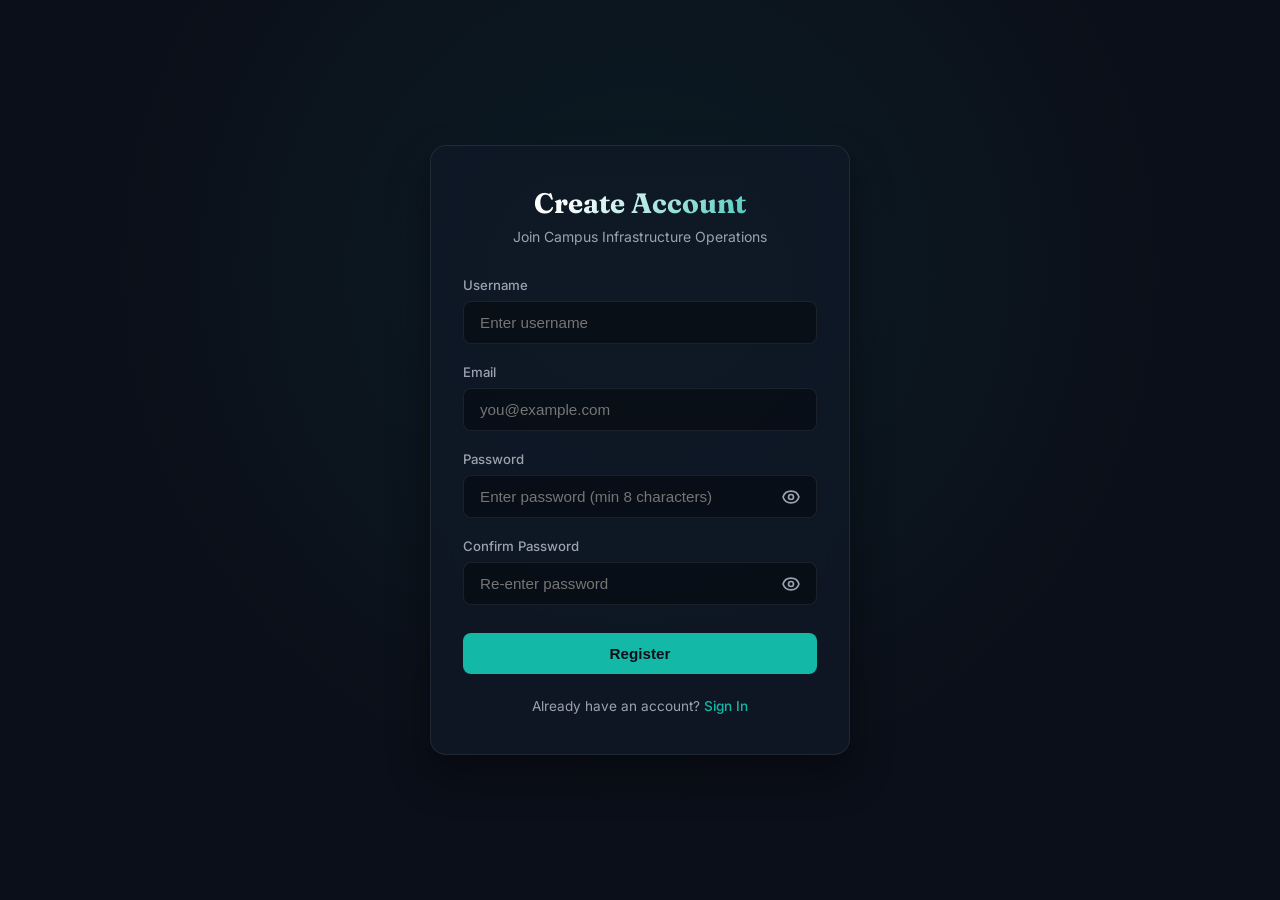
<file: frontend/register.html>
<!DOCTYPE html>
<html lang="en">
<head>
  <meta charset="UTF-8">
  <meta name="viewport" content="width=device-width, initial-scale=1.0">
  <title>Create Account — Campus Operations</title>
  <link rel="preconnect" href="https://fonts.googleapis.com">
  <link rel="preconnect" href="https://fonts.gstatic.com" crossorigin>
  <link href="https://fonts.googleapis.com/css2?family=Fraunces:opsz,wght@9..144,600;700&family=IBM+Plex+Mono:wght@400;600&family=Inter:wght@400;500;600;700&display=swap" rel="stylesheet">
  <style>
    :root {
      --bg: #0b0f19;
      --card-bg: rgba(17, 24, 39, 0.75);
      --border: rgba(255, 255, 255, 0.08);
      --border-glow: rgba(20, 184, 166, 0.3);
      --text-main: #f3f4f6;
      --text-muted: #9ca3af;
      --teal: #14b8a6;
      --teal-glow: rgba(20, 184, 166, 0.2);
      --danger: #fca5a5;
    }
    * { box-sizing: border-box; margin: 0; padding: 0; }
    body {
      background-color: var(--bg);
      color: var(--text-main);
      font-family: 'Inter', sans-serif;
      min-height: 100vh;
      display: flex;
      align-items: center;
      justify-content: center;
      padding: 1.5rem;
      background-image: radial-gradient(circle at 50% 30%, rgba(20, 184, 166, 0.08) 0%, transparent 60%);
    }
    .auth-card {
      background: var(--card-bg);
      border: 1px solid var(--border);
      border-radius: 16px;
      width: 100%;
      max-width: 420px;
      padding: 2.5rem 2rem;
      backdrop-filter: blur(12px);
      box-shadow: 0 20px 40px rgba(0,0,0,0.4);
    }
    .brand-title {
      font-family: 'Fraunces', serif;
      font-size: 1.75rem;
      font-weight: 700;
      text-align: center;
      margin-bottom: 0.5rem;
      background: linear-gradient(135deg, #fff 30%, var(--teal));
      -webkit-background-clip: text;
      -webkit-text-fill-color: transparent;
    }
    .subtitle {
      text-align: center;
      color: var(--text-muted);
      font-size: 0.875rem;
      margin-bottom: 2rem;
    }
    .form-group { margin-bottom: 1.25rem; }
    .form-group label {
      display: block;
      color: var(--text-muted);
      font-size: 0.825rem;
      font-weight: 500;
      margin-bottom: 0.5rem;
    }
    .input-wrapper { position: relative; display: flex; align-items: center; }
    .input-field {
      width: 100%;
      background: rgba(0, 0, 0, 0.35);
      border: 1px solid var(--border);
      color: #fff;
      padding: 0.75rem 2.5rem 0.75rem 1rem;
      border-radius: 8px;
      font-size: 0.95rem;
      outline: none;
      transition: all 0.2s;
    }
    .input-field:focus {
      border-color: var(--teal);
      box-shadow: 0 0 0 3px var(--teal-glow);
    }
    .input-field.invalid { border-color: var(--danger); }
    .field-hint {
      font-size: 0.75rem;
      color: var(--danger);
      margin-top: 0.35rem;
      display: none;
    }
    .toggle-pw {
      position: absolute;
      right: 0.75rem;
      background: none;
      border: none;
      color: var(--text-muted);
      cursor: pointer;
      padding: 0.25rem;
      display: flex;
      align-items: center;
      justify-content: center;
      transition: color 0.2s;
    }
    .toggle-pw:hover { color: #fff; }
    .toggle-pw svg { width: 20px; height: 20px; }
    .btn-submit {
      width: 100%;
      background: var(--teal);
      color: #0b0f19;
      font-weight: 600;
      padding: 0.75rem;
      border-radius: 8px;
      border: none;
      cursor: pointer;
      font-size: 0.95rem;
      margin-top: 0.5rem;
      transition: all 0.2s;
    }
    .btn-submit:hover {
      filter: brightness(1.1);
      box-shadow: 0 0 15px var(--teal-glow);
    }
    .auth-footer {
      text-align: center;
      margin-top: 1.5rem;
      font-size: 0.85rem;
      color: var(--text-muted);
    }
    .auth-footer a { color: var(--teal); text-decoration: none; font-weight: 500; }
    .auth-footer a:hover { text-decoration: underline; }
    #error-msg {
      background: rgba(239, 68, 68, 0.15);
      border: 1px solid rgba(239, 68, 68, 0.3);
      color: #fca5a5;
      padding: 0.6rem;
      border-radius: 6px;
      font-size: 0.825rem;
      margin-bottom: 1rem;
      display: none;
    }
  </style>
</head>
<body>

  <div class="auth-card">
    <h1 class="brand-title">Create Account</h1>
    <p class="subtitle">Join Campus Infrastructure Operations</p>

    <div id="error-msg"></div>

    <form id="register-form" onsubmit="handleRegister(event)" novalidate>
      <div class="form-group">
        <label for="username">Username</label>
        <input type="text" id="username" class="input-field" placeholder="Enter username" required style="padding-right:1rem;" oninput="validateUsername()">
        <div class="field-hint" id="username-hint">Username must contain only letters (3-30 characters), no numbers or symbols.</div>
      </div>

      <div class="form-group">
        <label for="email">Email</label>
        <input type="email" id="email" class="input-field" placeholder="you@example.com" required style="padding-right:1rem;" oninput="validateEmail()">
        <div class="field-hint" id="email-hint">Please enter a valid email address.</div>
      </div>

      <div class="form-group">
        <label for="password">Password</label>
        <div class="input-wrapper">
          <input type="password" id="password" class="input-field" placeholder="Enter password (min 8 characters)" required oninput="validatePassword()">
          <button type="button" class="toggle-pw" onclick="togglePasswordVisibility('password','eye-icon')" aria-label="Toggle password visibility">
            <svg id="eye-icon" xmlns="http://www.w3.org/2000/svg" fill="none" viewBox="0 0 24 24" stroke="currentColor">
              <path stroke-linecap="round" stroke-linejoin="round" stroke-width="2" d="M15 12a3 3 0 11-6 0 3 3 0 016 0z" />
              <path stroke-linecap="round" stroke-linejoin="round" stroke-width="2" d="M2.458 12C3.732 7.943 7.523 5 12 5c4.478 0 8.268 2.943 9.542 7-1.274 4.057-5.064 7-9.542 7-4.477 0-8.268-2.943-9.542-7z" />
            </svg>
          </button>
        </div>
        <div class="field-hint" id="password-hint">Password must be at least 8 characters long.</div>
      </div>

      <div class="form-group">
        <label for="confirm-password">Confirm Password</label>
        <div class="input-wrapper">
          <input type="password" id="confirm-password" class="input-field" placeholder="Re-enter password" required oninput="validateConfirmPassword()">
          <button type="button" class="toggle-pw" onclick="togglePasswordVisibility('confirm-password','eye-icon-2')" aria-label="Toggle password visibility">
            <svg id="eye-icon-2" xmlns="http://www.w3.org/2000/svg" fill="none" viewBox="0 0 24 24" stroke="currentColor">
              <path stroke-linecap="round" stroke-linejoin="round" stroke-width="2" d="M15 12a3 3 0 11-6 0 3 3 0 016 0z" />
              <path stroke-linecap="round" stroke-linejoin="round" stroke-width="2" d="M2.458 12C3.732 7.943 7.523 5 12 5c4.478 0 8.268 2.943 9.542 7-1.274 4.057-5.064 7-9.542 7-4.477 0-8.268-2.943-9.542-7z" />
            </svg>
          </button>
        </div>
        <div class="field-hint" id="confirm-password-hint">Passwords do not match.</div>
      </div>

      <button type="submit" class="btn-submit">Register</button>
    </form>

    <div class="auth-footer">
      Already have an account? <a id="login-link" href="/login">Sign In</a>
    </div>
  </div>

  <script>
    const urlParams = new URLSearchParams(window.location.search);
    const nextParam = urlParams.get('next');
    if (nextParam) {
      document.getElementById('login-link').href = `/login?next=${encodeURIComponent(nextParam)}`;
    }

    const USERNAME_REGEX = /^[A-Za-z]{3,30}$/;
    const EMAIL_REGEX = /^[^\s@]+@[^\s@]+\.[^\s@]+$/;

    function togglePasswordVisibility(inputId, iconId) {
      const pwInput = document.getElementById(inputId);
      const eyeIcon = document.getElementById(iconId);
      if (pwInput.type === 'password') {
        pwInput.type = 'text';
        eyeIcon.innerHTML = `
          <path stroke-linecap="round" stroke-linejoin="round" stroke-width="2" d="M13.875 18.825A10.05 10.05 0 0112 19c-4.478 0-8.268-2.943-9.543-7a9.97 9.97 0 011.563-3.029m5.858-5.908a10.01 10.01 0 014.122-.963c4.478 0 8.268 2.943 9.542 7a10.025 10.025 0 01-4.132 5.411" />
          <path stroke-linecap="round" stroke-linejoin="round" stroke-width="2" d="M3 3l18 18" />
        `;
      } else {
        pwInput.type = 'password';
        eyeIcon.innerHTML = `
          <path stroke-linecap="round" stroke-linejoin="round" stroke-width="2" d="M15 12a3 3 0 11-6 0 3 3 0 016 0z" />
          <path stroke-linecap="round" stroke-linejoin="round" stroke-width="2" d="M2.458 12C3.732 7.943 7.523 5 12 5c4.478 0 8.268 2.943 9.542 7-1.274 4.057-5.064 7-9.542 7-4.477 0-8.268-2.943-9.542-7z" />
        `;
      }
    }

    function validateUsername() {
      const val = document.getElementById('username').value.trim();
      const field = document.getElementById('username');
      const hint = document.getElementById('username-hint');
      const valid = USERNAME_REGEX.test(val);
      field.classList.toggle('invalid', val.length > 0 && !valid);
      hint.style.display = (val.length > 0 && !valid) ? 'block' : 'none';
      return valid;
    }

    function validateEmail() {
      const val = document.getElementById('email').value.trim();
      const field = document.getElementById('email');
      const hint = document.getElementById('email-hint');
      const valid = EMAIL_REGEX.test(val);
      field.classList.toggle('invalid', val.length > 0 && !valid);
      hint.style.display = (val.length > 0 && !valid) ? 'block' : 'none';
      return valid;
    }

    function validatePassword() {
      const val = document.getElementById('password').value;
      const field = document.getElementById('password');
      const hint = document.getElementById('password-hint');
      const valid = val.length >= 8;
      field.classList.toggle('invalid', val.length > 0 && !valid);
      hint.style.display = (val.length > 0 && !valid) ? 'block' : 'none';
      validateConfirmPassword();
      return valid;
    }

    function validateConfirmPassword() {
      const pw = document.getElementById('password').value;
      const cpw = document.getElementById('confirm-password').value;
      const field = document.getElementById('confirm-password');
      const hint = document.getElementById('confirm-password-hint');
      const valid = cpw.length === 0 || cpw === pw;
      field.classList.toggle('invalid', cpw.length > 0 && !valid);
      hint.style.display = (cpw.length > 0 && !valid) ? 'block' : 'none';
      return cpw.length > 0 && cpw === pw;
    }

    async function handleRegister(e) {
      e.preventDefault();
      const errBox = document.getElementById('error-msg');
      errBox.style.display = 'none';

      const usernameOk = validateUsername();
      const emailOk = validateEmail();
      const passwordOk = validatePassword();
      const confirmOk = validateConfirmPassword();

      if (!usernameOk) {
        errBox.innerText = 'Username must contain at least one letter and only letters (3-30 characters).';
        errBox.style.display = 'block';
        return;
      }
      if (!emailOk) {
        errBox.innerText = 'Please enter a valid email address.';
        errBox.style.display = 'block';
        return;
      }
      if (!passwordOk) {
        errBox.innerText = 'Password must be at least 8 characters long.';
        errBox.style.display = 'block';
        return;
      }
      if (!confirmOk) {
        errBox.innerText = 'Passwords do not match.';
        errBox.style.display = 'block';
        return;
      }

      const u = document.getElementById('username').value.trim();
      const em = document.getElementById('email').value.trim();
      const p = document.getElementById('password').value;
      const cp = document.getElementById('confirm-password').value;

      try {
        const res = await fetch('/api/register', {
          method: 'POST',
          headers: { 'Content-Type': 'application/json' },
          body: JSON.stringify({ username: u, email: em, password: p, confirm_password: cp })
        });
        const data = await res.json();
        if (res.ok) {
          const target = nextParam ? `/login?next=${encodeURIComponent(nextParam)}` : '/login';
          window.location.href = target;
        } else {
          errBox.innerText = data.error || 'Registration failed';
          errBox.style.display = 'block';
        }
      } catch (err) {
        errBox.innerText = 'Server connection error';
        errBox.style.display = 'block';
      }
    }
  </script>
</body>
</html>
</file>
